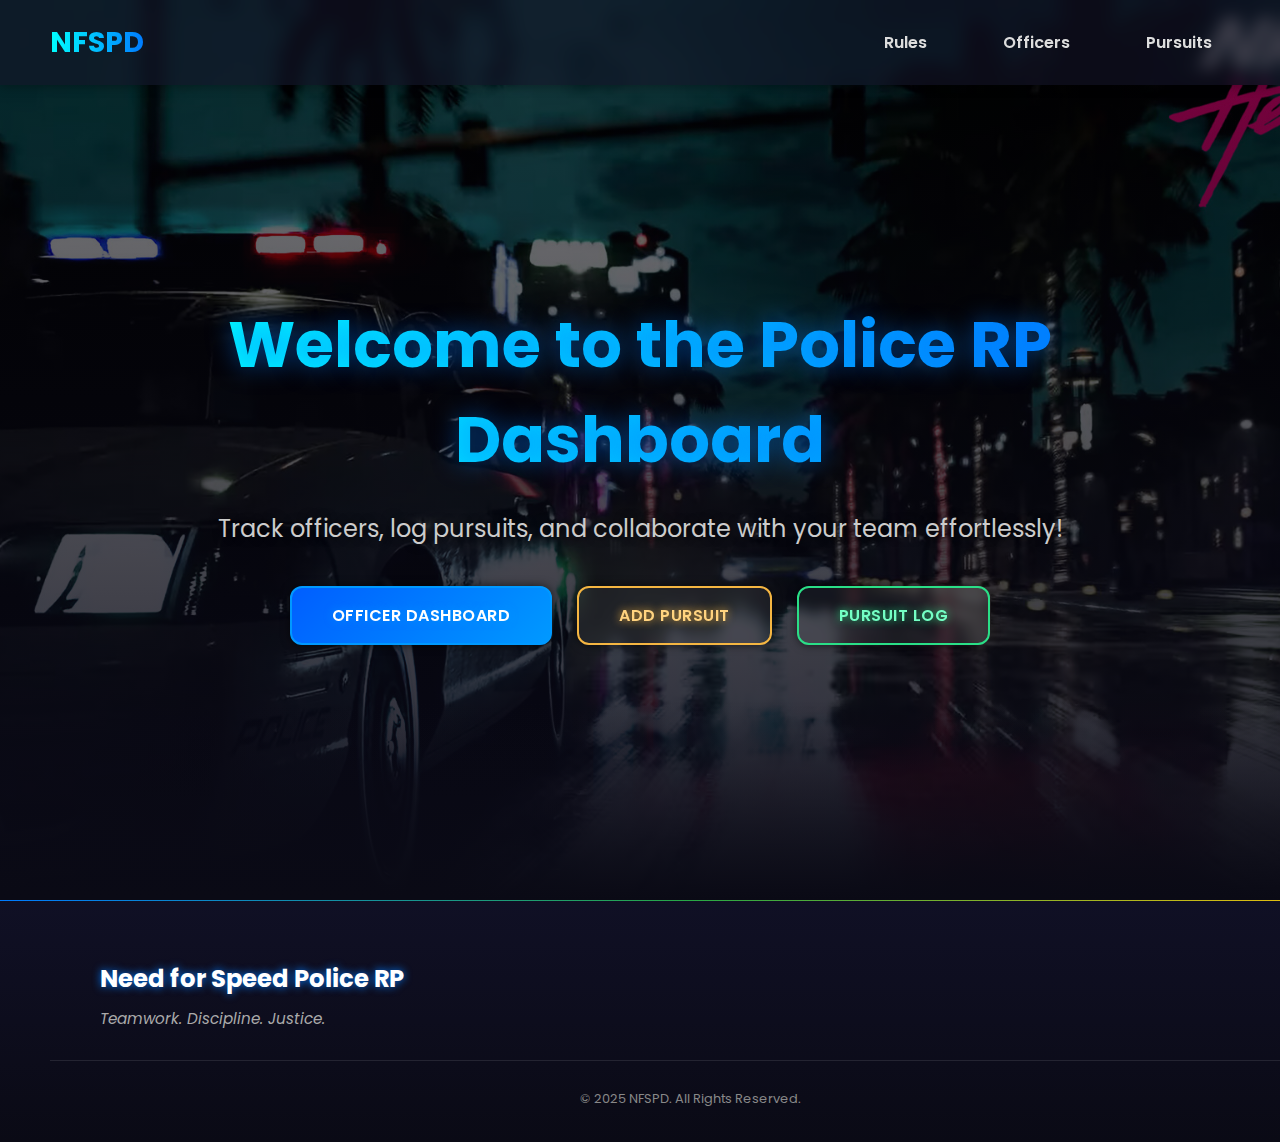
<file: index.html>
<!DOCTYPE html>
<html lang="en">

<head>
  <meta charset="UTF-8">
  <meta name="viewport" content="width=device-width, initial-scale=1.0">
  <title>NFSPD</title>
  <link rel="icon" type="image/x-icon" href="/resources/SiteLogo.png">
  <link rel="stylesheet" href="styles.css">
</head>

<body>

  <!-- Header -->
  <header class="header">
    <div class="nav-container">
      <div class="logo">NFSPD</div>
      <nav>
        <a href="rules.html">Rules</a>

        <div class="dropdown">
          <a href="#" class="dropbtn">Officers</a>
          <div class="dropdown-content">
            <a href="officers.html">Dashboard</a>
            <a href="promotion.html">Promotions</a>
          </div>
        </div>

        <div class="dropdown">
          <a href="#" class="dropbtn">Pursuits</a>
          <div class="dropdown-content">
            <a href="pursuits.html">Pursuit Log</a>
            <a href="add_pursuits.html">Add Pursuit</a>
          </div>
        </div>
      </nav>
    </div>

    <!-- Hero Section -->
    <div class="hero-content">
      <h1>Welcome to the Police RP Dashboard</h1>
      <p>Track officers, log pursuits, and collaborate with your team effortlessly!</p>
      <div class="hero-buttons">
        <a href="officers.html" class="button blue">Officer Dashboard</a>
        <a href="add_pursuits.html" class="button yellow">Add Pursuit</a>
        <a href="pursuits.html" class="button green">Pursuit Log</a>
      </div>
    </div>
  </header>

  <!-- Footer -->
  <footer class="site-footer">
    <div class="footer-content">
      <div class="footer-left">
        <h2>Need for Speed Police RP</h2>
        <p>Teamwork. Discipline. Justice.</p>
      </div>


    </div>

    <div class="footer-bottom">
      <p>© 2025 NFSPD. All Rights Reserved.</p>
    </div>
  </footer>

  <script src="scripts.js"></script>
</body>

</html>
</file>
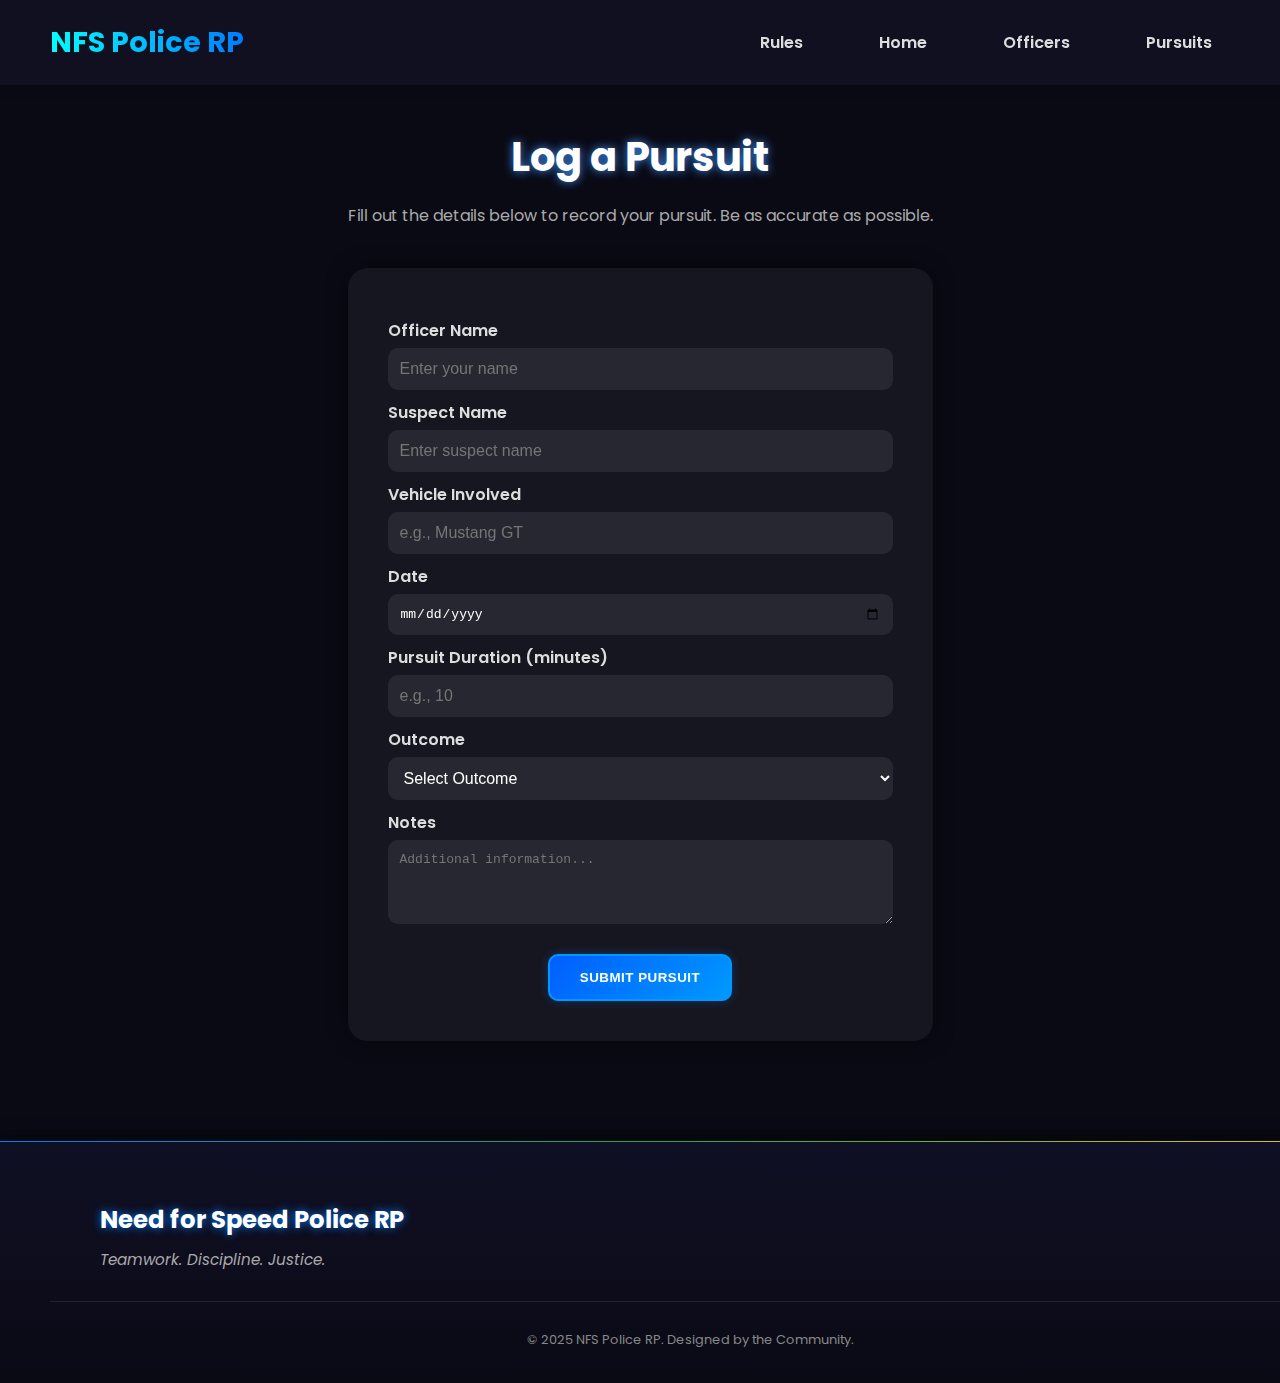
<file: add_pursuits.html>
<!DOCTYPE html>
<html lang="en">
<head>
  <meta charset="UTF-8" />
  <meta name="viewport" content="width=device-width, initial-scale=1.0" />
  <title>Add Pursuit | NFS Police RP</title>
  <link rel="icon" type="image/x-icon" href="/resources/SiteLogo.png">
  <link rel="stylesheet" href="styles.css" />
</head>
<body>
  <header class="page-header">
    <div class="nav-container">
      <div class="logo">NFS Police RP</div>
      <nav>
        <a href="rules.html">Rules</a>
        <a href="index.html">Home</a>
        <a href="officers.html">Officers</a>
        <a href="pursuits.html">Pursuits</a>
      </nav>
    </div>
    <div class="header-overlay"></div>
  </header>

  <main class="form-section">
    <h1>Log a Pursuit</h1>
    <p>Fill out the details below to record your pursuit. Be as accurate as possible.</p>

    <form id="pursuitForm" class="pursuit-form">
      <label>Officer Name</label>
      <input type="text" name="officer" placeholder="Enter your name" required>

      <label>Suspect Name</label>
      <input type="text" name="suspect" placeholder="Enter suspect name" required>

      <label>Vehicle Involved</label>
      <input type="text" name="vehicle" placeholder="e.g., Mustang GT" required>

      <label>Date</label>
      <input type="date" name="date" required>

      <label>Pursuit Duration (minutes)</label>
      <input type="number" name="duration" min="1" placeholder="e.g., 10" required>

      <label>Outcome</label>
      <select name="outcome" required class="fancy-select">
        <option value="">Select Outcome</option>
        <option value="Arrested">Arrested</option>
        <option value="Escaped">Escaped</option>
        <option value="Terminated">Terminated</option>
      </select>

      <label>Notes</label>
      <textarea name="notes" rows="4" placeholder="Additional information..."></textarea>

      <button type="submit" class="button blue">Submit Pursuit</button>
    </form>
  </main>

  <footer class="site-footer">
    <div class="footer-content">
      <div class="footer-left">
        <h2>Need for Speed Police RP</h2>
        <p>Teamwork. Discipline. Justice.</p>
      </div>
    </div>
    <div class="footer-bottom">
      <p>© 2025 NFS Police RP. Designed by the Community.</p>
    </div>
  </footer>

  <script src="scripts.js"></script>
</body>
</html>
</file>
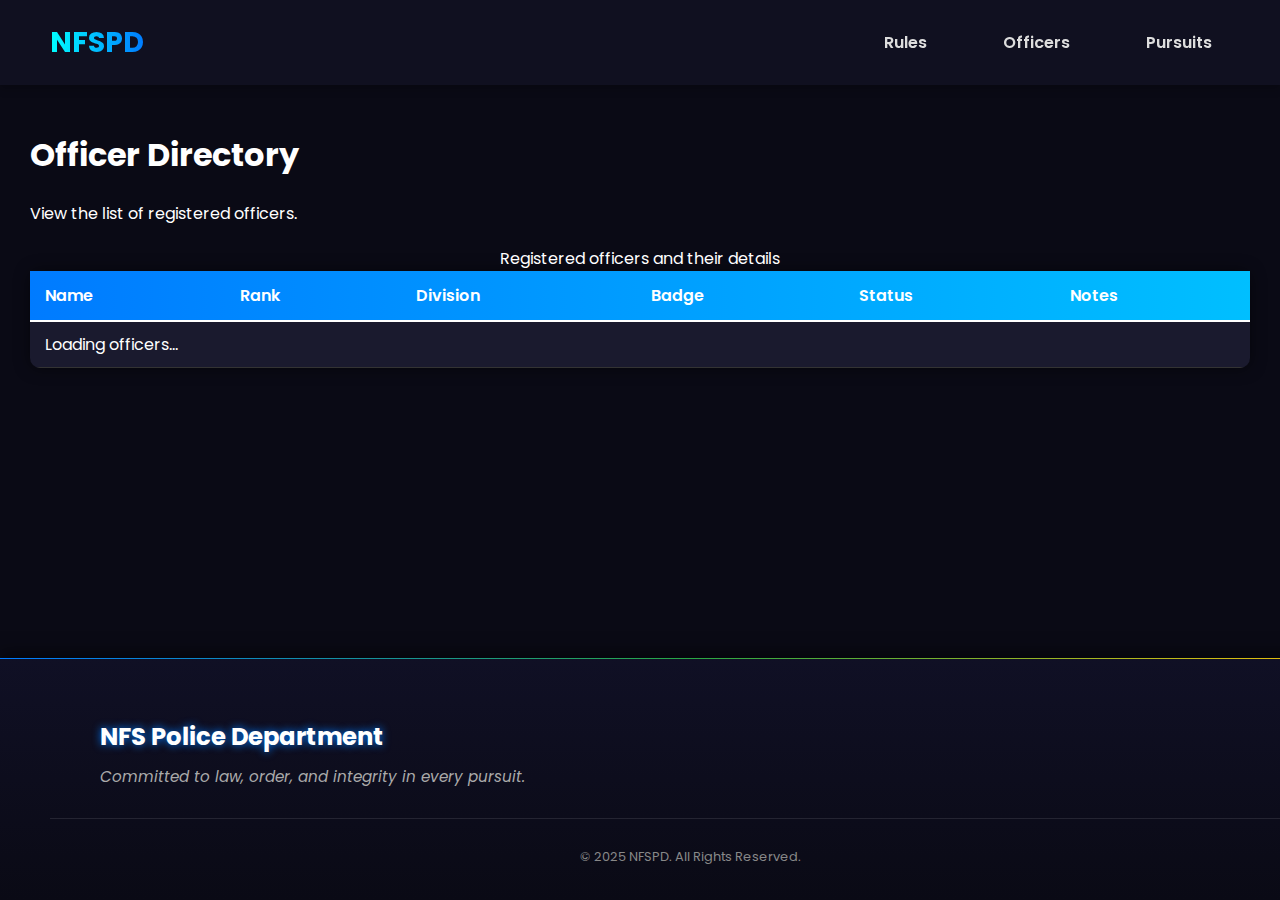
<file: officers.html>
<!DOCTYPE html>
<html lang="en">

<head>
  <meta charset="utf-8" />
  <meta name="viewport" content="width=device-width,initial-scale=1" />
  <title>Officer Directory | NFSPD</title>
  <link rel="icon" type="image/x-icon" href="/resources/SiteLogo.png">
  <link rel="stylesheet" href="styles.css" />
</head>

<body>
  <header class="page-header">
    <div class="nav-container">
      <div class="logo">NFSPD</div>
      <nav>
        <a href="rules.html">Rules</a>

        <div class="dropdown">
          <a href="#" class="dropbtn">Officers</a>
          <div class="dropdown-content">
            <a href="officers.html">Dashboard</a>
            <a href="promotion.html">Promotions</a>
          </div>
        </div>

        <div class="dropdown">
          <a href="#" class="dropbtn">Pursuits</a>
          <div class="dropdown-content">
            <a href="pursuits.html">Pursuit Log</a>
            <a href="add_pursuits.html">Add Pursuit</a>
          </div>
        </div>
      </nav>
    </div>
  </header>

  <main class="officers-section">
    <div class="panel">
      <h1>Officer Directory</h1>
      <p class="lead">View the list of registered officers.</p>

      <div class="table-wrap">
        <table id="officerTable" class="styled-table" aria-describedby="officers-desc">
          <caption id="officers-desc" class="visually-hidden">Registered officers and their details</caption>
          <thead>
            <tr>
              <th>Name</th>
              <th>Rank</th>
              <th>Division</th>
              <th>Badge</th>
              <th>Status</th>
              <th>Notes</th>
            </tr>
          </thead>
          <tbody>
            <tr class="loading-row">
              <td colspan="6" class="loading-cell">Loading officers…</td>
            </tr>
          </tbody>
        </table>
      </div>
    </div>
  </main>

  <footer class="site-footer">
    <div class="footer-content">
      <div class="footer-left">
        <h2>NFS Police Department</h2>
        <p>Committed to law, order, and integrity in every pursuit.</p>
      </div>
    </div>
    <div class="footer-bottom">
      <p>© 2025 NFSPD. All Rights Reserved.</p>
    </div>
  </footer>

  <script src="scripts.js"></script>
</body>

</html>
</file>
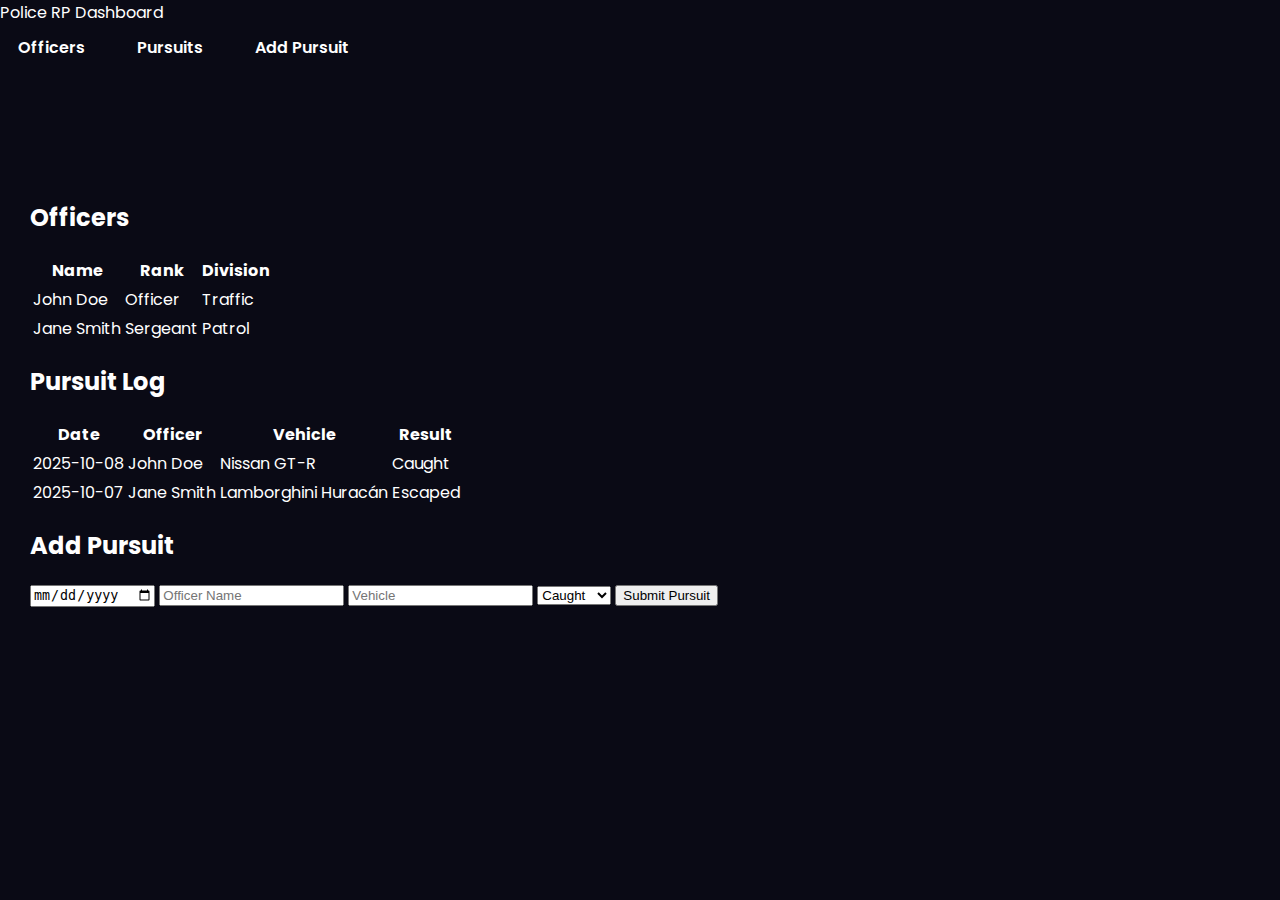
<file: progress.html>
<!DOCTYPE html>
<html lang="en">

<head>
  <meta charset="UTF-8">
  <meta name="viewport" content="width=device-width, initial-scale=1.0">
  <title>Police RP Dashboard</title>
  <link rel="icon" type="image/x-icon" href="/resources/SiteLogo.png">
  <link rel="stylesheet" href="styles.css">
</head>

<body>

  <header>
    Police RP Dashboard
    <nav>
      <a href="#officers">Officers</a>
      <a href="#pursuits">Pursuits</a>
      <a href="#add-pursuit">Add Pursuit</a>
    </nav>
  </header>

  <main>

    <!-- Officers Section -->
    <section id="officers">
      <h2>Officers</h2>
      <table>
        <thead>
          <tr>
            <th>Name</th>
            <th>Rank</th>
            <th>Division</th>
          </tr>
        </thead>
        <tbody id="officer-list">
          <!-- Example data -->
          <tr>
            <td>John Doe</td>
            <td><span class="badge Officer">Officer</span></td>
            <td>Traffic</td>
          </tr>
          <tr>
            <td>Jane Smith</td>
            <td><span class="badge Sergeant">Sergeant</span></td>
            <td>Patrol</td>
          </tr>
        </tbody>
      </table>
    </section>

    <!-- Pursuits Section -->
    <section id="pursuits">
      <h2>Pursuit Log</h2>
      <table>
        <thead>
          <tr>
            <th>Date</th>
            <th>Officer</th>
            <th>Vehicle</th>
            <th>Result</th>
          </tr>
        </thead>
        <tbody id="pursuit-list">
          <!-- Example data -->
          <tr>
            <td>2025-10-08</td>
            <td>John Doe</td>
            <td>Nissan GT-R</td>
            <td>Caught</td>
          </tr>
          <tr>
            <td>2025-10-07</td>
            <td>Jane Smith</td>
            <td>Lamborghini Huracán</td>
            <td>Escaped</td>
          </tr>
        </tbody>
      </table>
    </section>

    <!-- Add Pursuit Form -->
    <section id="add-pursuit">
      <h2>Add Pursuit</h2>
      <form>
        <input type="date" name="date" required>
        <input type="text" name="officer" placeholder="Officer Name" required>
        <input type="text" name="vehicle" placeholder="Vehicle" required>
        <select name="result" required>
          <option value="Caught">Caught</option>
          <option value="Escaped">Escaped</option>
        </select>
        <button type="submit">Submit Pursuit</button>
      </form>
    </section>

  </main>

</body>

</html>
</file>
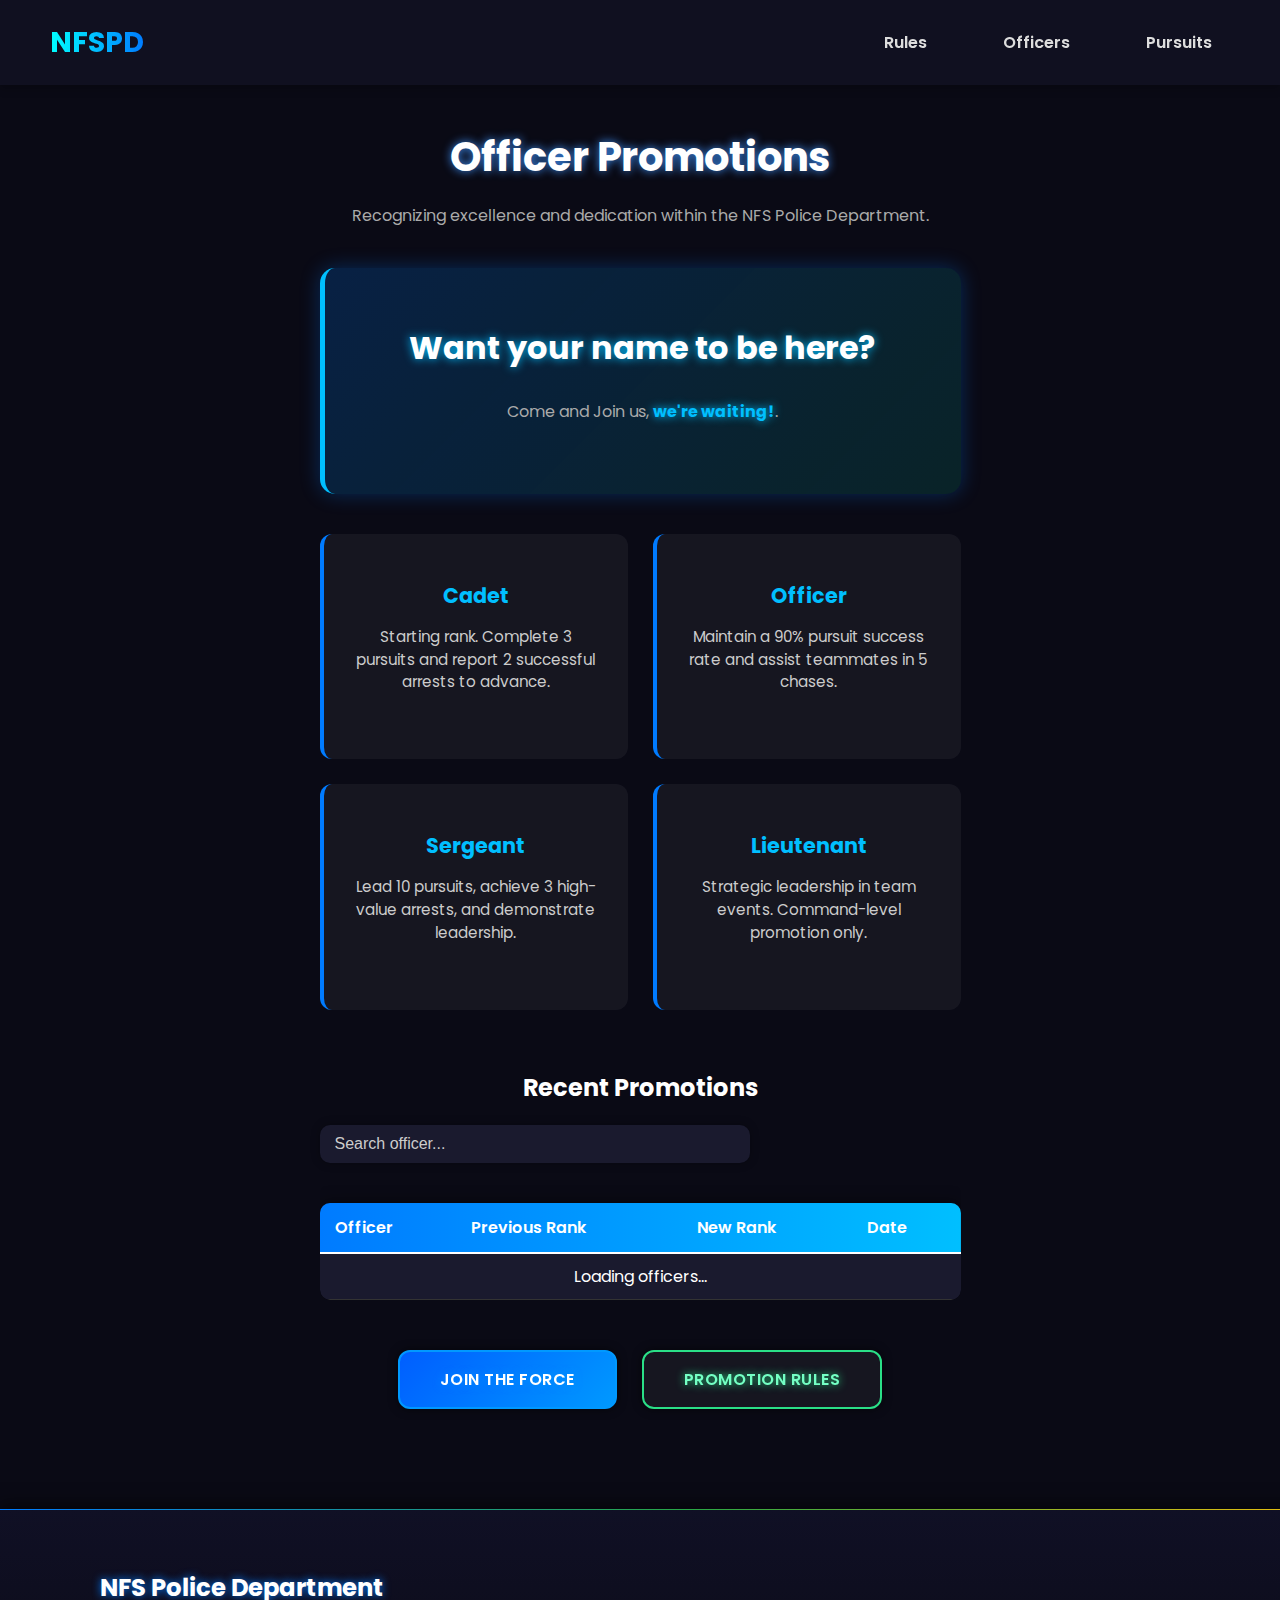
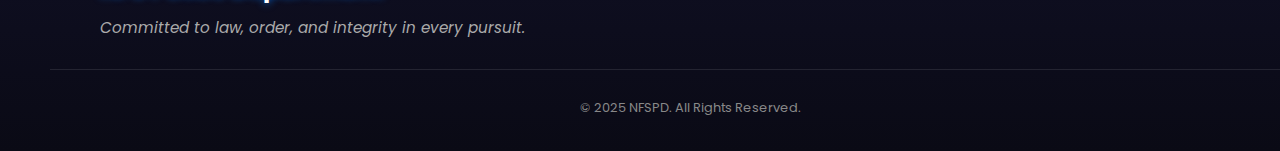
<file: promotion.html>
<!DOCTYPE html>
<html lang="en">

<head>
  <meta charset="utf-8" />
  <meta name="viewport" content="width=device-width,initial-scale=1" />
  <title>Officer Directory | NFSPD</title>
  <link rel="icon" type="image/x-icon" href="/resources/SiteLogo.png">
  <link rel="stylesheet" href="styles.css" />
</head>

<body>
  <header class="page-header">
    <div class="nav-container">
      <div class="logo">NFSPD</div>
      <nav>
        <a href="rules.html">Rules</a>

        <div class="dropdown">
          <a href="#" class="dropbtn">Officers</a>
          <div class="dropdown-content">
            <a href="officers.html">Dashboard</a>
            <a href="promotion.html">Promotions</a>
          </div>
        </div>

        <div class="dropdown">
          <a href="#" class="dropbtn">Pursuits</a>
          <div class="dropdown-content">
            <a href="pursuits.html">Pursuit Log</a>
            <a href="add_pursuits.html">Add Pursuit</a>
          </div>
        </div>
      </nav>
    </div>
  </header>

<main class="form-section">
  <h1>Officer Promotions</h1>
  <p>Recognizing excellence and dedication within the NFS Police Department.</p>

  <div class="promotion-banner">
    <h2>Want your name to be here?</h2>
    <p>Come and Join us, <span class="rank-highlight">we're waiting!</span>.</p>
  </div>

  <div class="rank-grid">
    <div class="rank-card">
      <h3>Cadet</h3>
      <p>Starting rank. Complete 3 pursuits and report 2 successful arrests to advance.</p>
    </div>

    <div class="rank-card">
      <h3>Officer</h3>
      <p>Maintain a 90% pursuit success rate and assist teammates in 5 chases.</p>
    </div>

    <div class="rank-card">
      <h3>Sergeant</h3>
      <p>Lead 10 pursuits, achieve 3 high-value arrests, and demonstrate leadership.</p>
    </div>

    <div class="rank-card">
      <h3>Lieutenant</h3>
      <p>Strategic leadership in team events. Command-level promotion only.</p>
    </div>
  </div>

  <h2 style="margin-top:60px;">Recent Promotions</h2>
  <input type="text"  class="search-box" placeholder="Search officer...">

  <div class="table-container">
    <table id="officerTable">
      <thead>
        <tr>
          <th>Officer</th>
          <th>Previous Rank</th>
          <th>New Rank</th>
          <th>Date</th>
        </tr>
      </thead>
      <tbody>
            <tr class="loading-row">
              <td colspan="6" class="loading-cell">Loading officers…</td>
            </tr>
          </tbody>
    </table>
  </div>

  <div class="hero-buttons" style="margin-top:50px;">
    <a href="http://discord.com/" class="button blue">Join the Force</a>
    <a href="/rules" class="button green">Promotion Rules</a>
  </div>
</main>

<footer class="site-footer">
    <div class="footer-content">
      <div class="footer-left">
        <h2>NFS Police Department</h2>
        <p>Committed to law, order, and integrity in every pursuit.</p>
      </div>
    </div>
    <div class="footer-bottom">
      <p>© 2025 NFSPD. All Rights Reserved.</p>
    </div>
  </footer>

  <script src="scripts.js"></script>
</body>

</html>
</file>
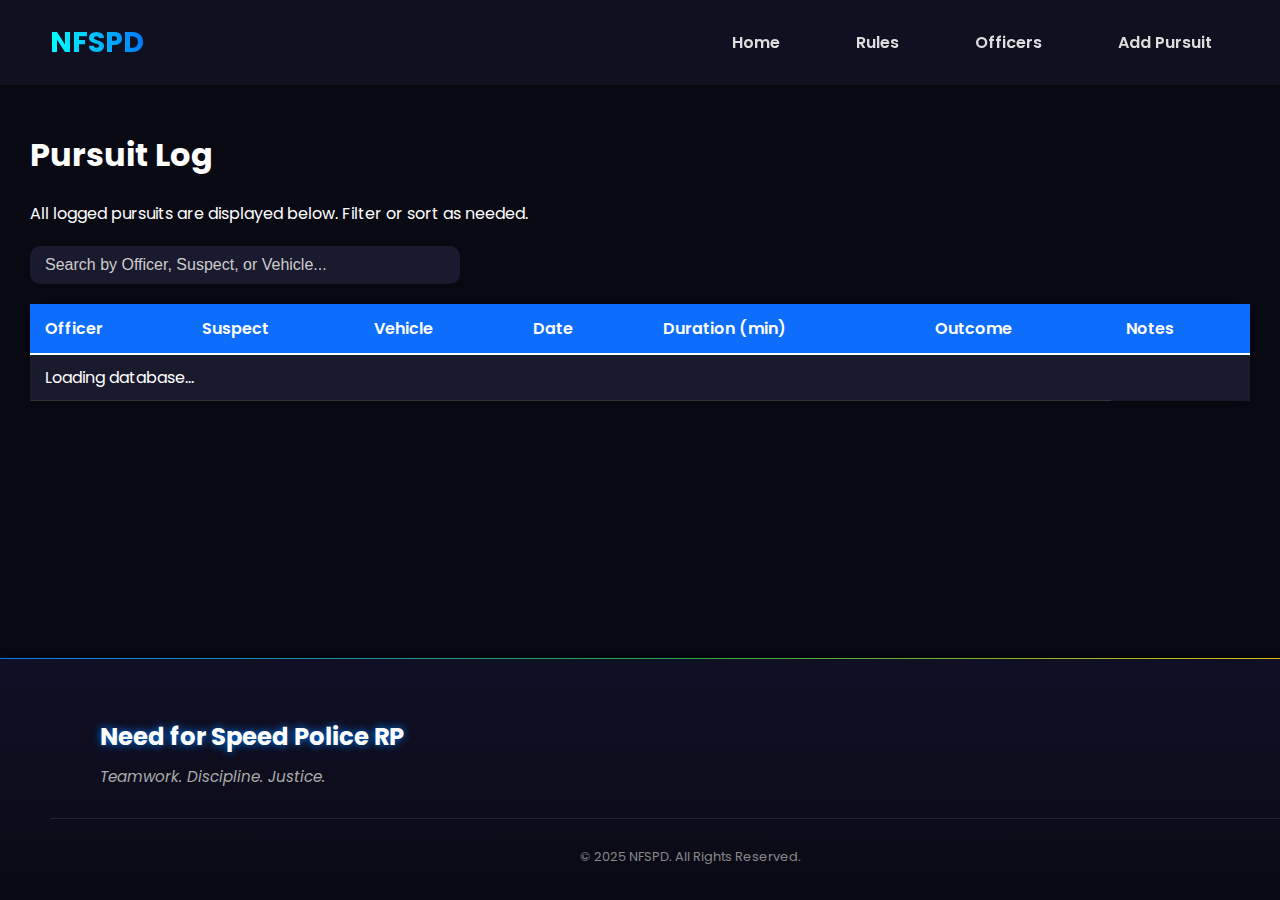
<file: pursuits.html>
<!DOCTYPE html>
<html lang="en">

<head>
  <meta charset="UTF-8">
  <meta name="viewport" content="width=device-width, initial-scale=1.0">
  <title>Pursuit Log | NFSPD</title>
  <link rel="icon" type="image/x-icon" href="/resources/SiteLogo.png">
  <link rel="stylesheet" href="styles.css">
</head>

<body>
  <header class="page-header">
    <div class="nav-container">
      <div class="logo">NFSPD</div>
      <nav>
        <a href="index.html">Home</a>
        <a href="rules.html">Rules</a>
        <a href="officers.html">Officers</a>
        <a href="add_pursuits.html">Add Pursuit</a>
      </nav>
    </div>
    <div class="header-overlay"></div>
  </header>

  <main class="pursuits-section">
    <h1>Pursuit Log</h1>
    <p>All logged pursuits are displayed below. Filter or sort as needed.</p>

    <input type="text" id="searchInput" placeholder="Search by Officer, Suspect, or Vehicle..." class="search-box">

    <table id="pursuitTable">
      <thead>
        <tr>
          <th>Officer</th>
          <th>Suspect</th>
          <th>Vehicle</th>
          <th>Date</th>
          <th>Duration (min)</th>
          <th>Outcome</th>
          <th>Notes</th>
        </tr>
      </thead>
      <tbody>
        <tr class="loading-row">
          <td colspan="6" class="loading-cell">Loading database...</td>
        </tr>
      </tbody>
    </table>
  </main>

  <footer class="site-footer">
    <div class="footer-content">
      <div class="footer-left">
        <h2>Need for Speed Police RP</h2>
        <p>Teamwork. Discipline. Justice.</p>
      </div>
    </div>
    <div class="footer-bottom">
      <p>© 2025 NFSPD. All Rights Reserved.</p>
    </div>
  </footer>

  <script src="scripts.js"></script>
</body>

</html>
</file>
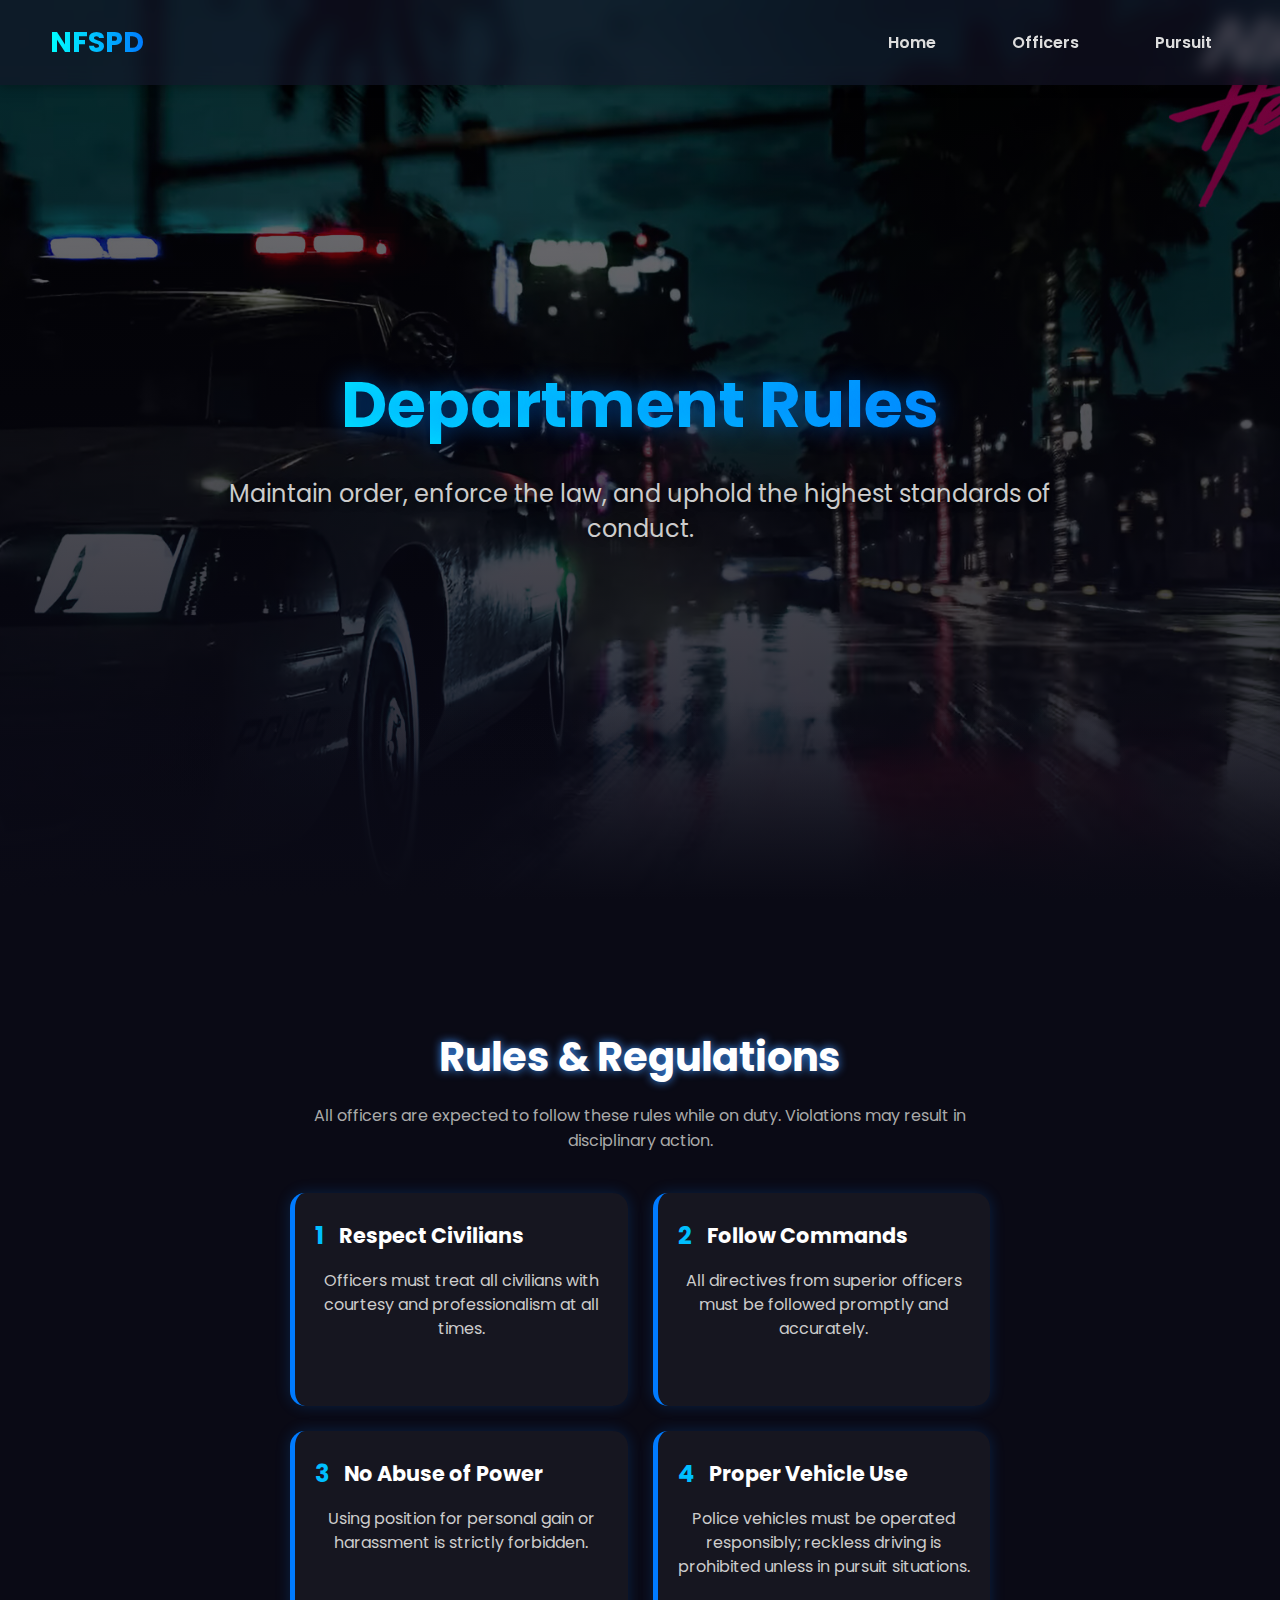
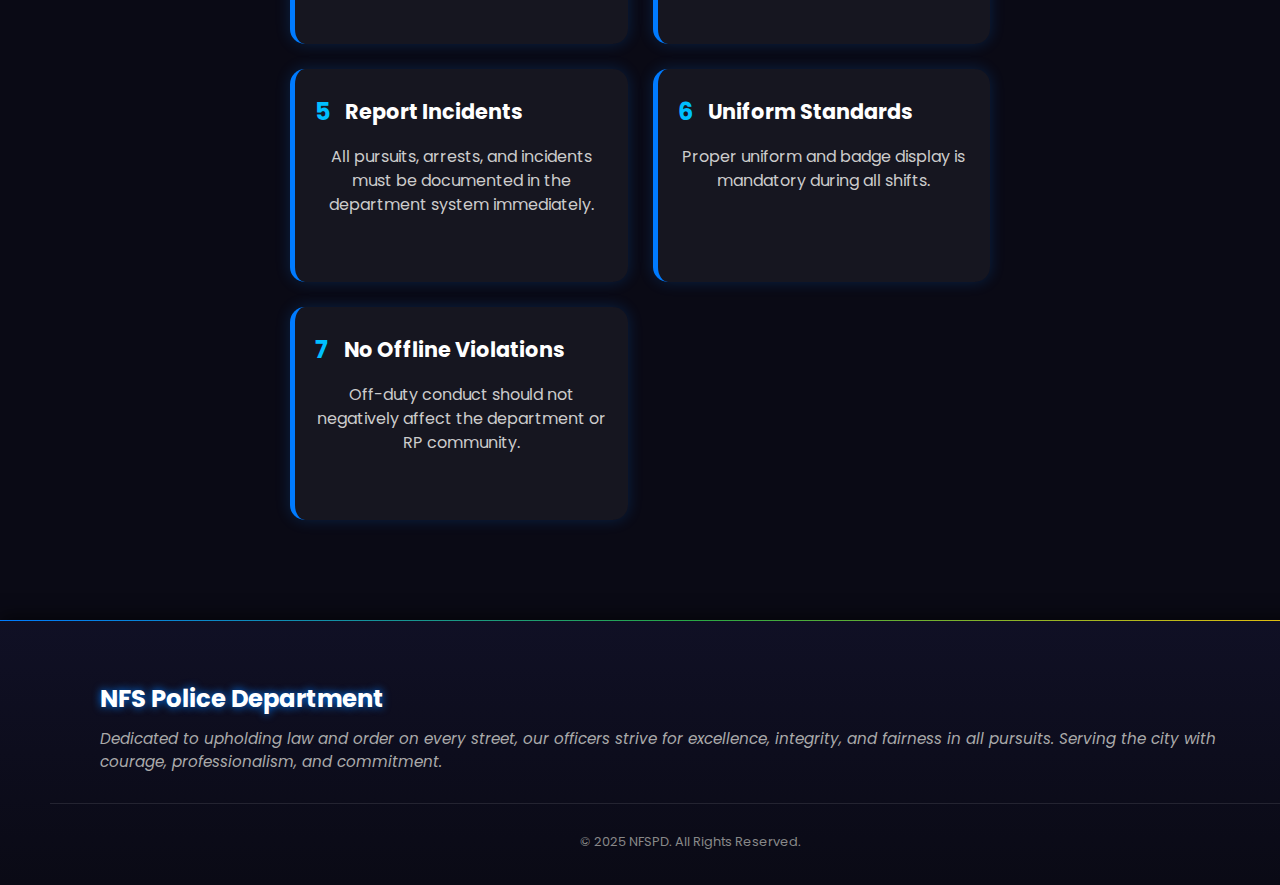
<file: rules.html>
<!DOCTYPE html>
<html lang="en">

<head>
    <meta charset="UTF-8">
    <meta name="viewport" content="width=device-width, initial-scale=1.0">
    <title>NFSPD | Rules</title>
    <link rel="icon" type="image/x-icon" href="/resources/SiteLogo.png">
    <link rel="stylesheet" href="styles.css">
</head>

<body>

    <!-- Navigation -->
    <div class="nav-container">
        <div class="logo">NFSPD</div>
        <nav>
            <a href="index.html">Home</a>
            <a href="officers.html">Officers</a>
            <a href="pursuits.html">Pursuit</a>
        </nav>
    </div>

    <!-- Header / Hero Section -->
    <section class="header">
        <div class="hero-content">
            <h1>Department Rules</h1>
            <p>Maintain order, enforce the law, and uphold the highest standards of conduct.</p>
        </div>
    </section>

    <!-- Rules Section -->
    <section class="form-section">
        <h1>Rules & Regulations</h1>
        <p>All officers are expected to follow these rules while on duty. Violations may result in disciplinary action.
        </p>

        <div class="rules-grid">
            <div class="rule-card">
                <div class="rule-header">
                    <span class="rule-number">1</span>
                    <h3>Respect Civilians</h3>
                </div>
                <p>Officers must treat all civilians with courtesy and professionalism at all times.</p>
            </div>

            <div class="rule-card">
                <div class="rule-header">
                    <span class="rule-number">2</span>
                    <h3>Follow Commands</h3>
                </div>
                <p>All directives from superior officers must be followed promptly and accurately.</p>
            </div>

            <div class="rule-card">
                <div class="rule-header">
                    <span class="rule-number">3</span>
                    <h3>No Abuse of Power</h3>
                </div>
                <p>Using position for personal gain or harassment is strictly forbidden.</p>
            </div>

            <div class="rule-card">
                <div class="rule-header">
                    <span class="rule-number">4</span>
                    <h3>Proper Vehicle Use</h3>
                </div>
                <p>Police vehicles must be operated responsibly; reckless driving is prohibited unless in pursuit
                    situations.</p>
            </div>

            <div class="rule-card">
                <div class="rule-header">
                    <span class="rule-number">5</span>
                    <h3>Report Incidents</h3>
                </div>
                <p>All pursuits, arrests, and incidents must be documented in the department system immediately.</p>
            </div>

            <div class="rule-card">
                <div class="rule-header">
                    <span class="rule-number">6</span>
                    <h3>Uniform Standards</h3>
                </div>
                <p>Proper uniform and badge display is mandatory during all shifts.</p>
            </div>

            <div class="rule-card">
                <div class="rule-header">
                    <span class="rule-number">7</span>
                    <h3>No Offline Violations</h3>
                </div>
                <p>Off-duty conduct should not negatively affect the department or RP community.</p>
            </div>
        </div>
    </section>

    <!-- Footer -->
    <footer class="site-footer">
        <div class="footer-content">
            <div class="footer-left">
                <h2>NFS Police Department</h2>
                <p>Dedicated to upholding law and order on every street, our officers strive for excellence, integrity,
                    and fairness in all pursuits. Serving the city with courage, professionalism, and commitment.</p>
            </div>
        </div>
        <div class="footer-bottom">
            <p>© 2025 NFSPD. All Rights Reserved.</p>
        </div>
    </footer>

</body>

</html>
</file>
<file: styles.css>
@import url('https://fonts.googleapis.com/css2?family=Poppins:wght@400;600;700&display=swap');

body {
  display: flex;
  font-family: 'Poppins', sans-serif;
  margin: 0;
  background: #0a0a15;
  color: #fff;
  overflow-x: hidden;
  flex-direction: column;
  min-height: 100vh;
}

/* Header */
.header {
  position: relative;
  height: 100vh;
  background: url('/resources/background.jpg') center/cover no-repeat;
  display: flex;
  flex-direction: column;
  justify-content: center;
  align-items: center;
  text-align: center;
}

main {
  margin-top: 80px;
  padding: 30px;
  flex: 1;
}

.header::before {
  content: '';
  position: absolute;
  top: 0;
  left: 0;
  right: 0;
  bottom: 0;
  background: linear-gradient(to bottom, rgba(0, 0, 0, 0.5), rgba(10, 10, 25, 0.9));
  z-index: 1;
}

.header::after {
  content: '';
  position: absolute;
  bottom: 0;
  left: 0;
  width: 100%;
  height: 200px;
  background: linear-gradient(to bottom, transparent, #0a0a15);
  z-index: 1;
}

.nav-container {
  position: absolute;
  top: 0;
  width: 100%;
  padding: 20px 50px;
  /* controls left/right space */
  display: flex;
  justify-content: space-between;
  align-items: center;
  background: rgba(20, 20, 40, 0.6);
  backdrop-filter: blur(8px);
  box-shadow: 0 2px 10px rgba(0, 0, 0, 0.3);
  box-sizing: border-box;
  /* includes padding in width calculation */
  z-index: 2;
}

.nav-container .logo {
  font-weight: 700;
  font-size: 1.8em;
  color: #fff;
  background: linear-gradient(90deg, #00ffff, #007bff);
  -webkit-background-clip: text;
  -webkit-text-fill-color: transparent;
  animation: gradientShift 6s ease infinite;
}

@keyframes gradientShift {
  0% {
    background-position: 0%;
  }

  100% {
    background-position: 100%;
  }
}

.nav-container nav {
  display: flex;
  gap: 15px;
}

.nav-container nav a {
  color: #ddd;
  text-decoration: none;
  margin-left: 25px;
  font-weight: 600;
  transition: color 0.3s;
}

.nav-container nav a:hover {
  color: #00bfff;
}

.hero-content {
  position: relative;
  z-index: 2;
  max-width: 900px;
  padding: 0 20px;
}

.hero-content h1 {
  font-size: 4em;
  margin-bottom: 15px;
  background: linear-gradient(90deg, #00ffff, #007bff);
  -webkit-background-clip: text;
  -webkit-text-fill-color: transparent;
  text-shadow: 0 0 25px rgba(0, 123, 255, 0.5);
}

.hero-content p {
  font-size: 1.5em;
  color: #ccc;
  margin-bottom: 40px;
  text-shadow: 0 0 10px rgba(0, 0, 0, 0.7);
}

.button {
  display: inline-block;
  padding: 14px 30px;
  border-radius: 10px;
  text-decoration: none;
  font-weight: 600;
  color: #fff;
  background: rgba(0, 123, 255, 0.15);
  border: 2px solid #007bff;
  text-transform: uppercase;
  letter-spacing: 0.5px;
  transition: all 0.25s ease;
  cursor: pointer;
  box-shadow: 0 0 10px rgba(0, 123, 255, 0.3);
}

/* Hero Buttons */
.hero-buttons {
  display: flex;
  flex-wrap: wrap;
  justify-content: center;
  gap: 25px;
}

.hero-buttons .button {
  padding: 15px 40px;
  border-radius: 12px;
  text-decoration: none;
  font-weight: 600;
  color: #fff;
  border: 2px solid transparent;
  background: rgba(255, 255, 255, 0.05);
  backdrop-filter: blur(6px);
  box-shadow: 0 0 10px rgba(0, 0, 0, 0.6);
  transition: all 0.3s ease;
  position: relative;
  overflow: hidden;
}

.hero-buttons .button:hover {
  transform: translateY(-4px);
  box-shadow: 0 0 20px currentColor, 0 0 40px rgba(255, 255, 255, 0.1);
}

.button.blue {
  background: linear-gradient(135deg, #005eff, #0099ff);
  border-color: #0099ff;
  text-shadow: 0 0 8px rgba(0, 153, 255, 0.8);
}

/* Hover */
.button.blue:hover {
  background: linear-gradient(135deg, #007bff, #33a3ff);
  box-shadow: 0 0 25px rgba(0, 153, 255, 0.6), 0 0 6px rgba(0, 153, 255, 0.4);
  transform: translateY(-2px);
}

/* Active (pressed) */
.button.blue:active {
  transform: translateY(0);
  box-shadow: 0 0 10px rgba(0, 153, 255, 0.5);
  background: linear-gradient(135deg, #0045aa, #007bff);
}

/* Focus (keyboard/tab highlight) */
.button.blue:focus {
  outline: none;
  box-shadow: 0 0 0 3px rgba(0, 153, 255, 0.5);
}

.button.green {
  border-color: #2adf87;
  color: #74ffc4;
  text-shadow: 0 0 8px #2adf87;
}

.button.yellow {
  border-color: #f5b642;
  color: #ffd37f;
  text-shadow: 0 0 8px #f5b642;
}

.hero-buttons .button::after {
  content: '';
  position: absolute;
  top: 0;
  left: 0;
  right: 0;
  bottom: 0;
  background: currentColor;
  opacity: 0;
  transition: opacity 0.3s;
  z-index: -1;
  border-radius: 12px;
}

.hero-buttons .button:hover::after {
  opacity: 0.1;
}

/* Responsive */
@media (max-width: 768px) {
  .hero-content h1 {
    font-size: 2.8em;
  }

  .hero-content p {
    font-size: 1.2em;
  }
}

.site-footer {
  background: linear-gradient(to top, #0a0a15, #101025);
  color: #ccc;
  padding: 40px 50px 20px;
  font-size: 0.95em;
  position: relative;
  overflow: hidden;
  box-shadow: 0 -5px 15px rgba(0, 0, 0, 0.5);
  flex-shrink: 0;
  width: 100%;
}

.site-footer::before {
  content: '';
  position: absolute;
  top: -2px;
  left: 0;
  width: 100%;
  height: 3px;
  background: linear-gradient(90deg, #007bff, #28a745, #ffc107);
  animation: glowline 6s linear infinite;
}

@keyframes glowline {
  0% {
    filter: hue-rotate(0deg);
  }

  100% {
    filter: hue-rotate(360deg);
  }
}

.footer-content {
  display: flex;
  justify-content: space-between;
  align-items: flex-start;
  flex-wrap: wrap;
  padding: 0 50px;
  /* space from left/right edges */
  gap: 20px;
  box-sizing: border-box;
  /* ensures padding is included in width */
}

.footer-left h2 {
  color: #fff;
  font-size: 1.6em;
  margin-bottom: 10px;
  text-shadow: 0 0 8px #007bff;
}

.footer-left p {
  margin: 0;
  color: #aaa;
  font-style: italic;
}

.footer-links {
  display: flex;
  justify-content: center;
  gap: 30px;
  margin-top: 20px;
}

.footer-links a {
  display: inline-block;
  margin-left: 20px;
  color: #ccc;
  text-decoration: none;
  transition: color 0.3s, text-shadow 0.3s;
}

.footer-links a:hover {
  color: #fff;
  text-shadow: 0 0 10px #007bff;
}

.footer-bottom {
  text-align: center;
  margin-top: 30px;
  border-top: 1px solid rgba(255, 255, 255, 0.1);
  padding-top: 15px;
  color: #888;
  font-size: 0.85em;
}

.form-section {
  padding: 100px 20px;
  max-width: 700px;
  margin: 0 auto;
  text-align: center;
}

.form-section h1 {
  font-size: 2.5em;
  margin-bottom: 10px;
  text-shadow: 0 0 10px #3c8df2;
}

.form-section p {
  color: #aaa;
  margin-bottom: 40px;
}

.pursuit-form {
  display: flex;
  flex-direction: column;
  background: rgba(255, 255, 255, 0.05);
  padding: 40px;
  border-radius: 20px;
  backdrop-filter: blur(8px);
  box-shadow: 0 0 20px rgba(0, 0, 0, 0.5);
}

.pursuit-form label {
  text-align: left;
  margin: 10px 0 5px;
  font-weight: 600;
  color: #ddd;
}

.pursuit-form input,
.pursuit-form select,
.pursuit-form textarea {
  padding: 12px;
  border: none;
  border-radius: 10px;
  background: rgba(255, 255, 255, 0.08);
  color: #fff;
  font-size: 1em;
  outline: none;
  transition: background 0.3s;
}

.pursuit-form input:focus,
.pursuit-form select:focus,
.pursuit-form textarea:focus {
  background: rgba(255, 255, 255, 0.12);
}

.pursuit-form button {
  margin-top: 30px;
  align-self: center;
}

#pursuitTable {
  width: 100%;
  border-collapse: collapse;
  margin-top: 20px;
  font-family: 'Poppins', sans-serif;
  color: #fff;
  background: #1a1a2e;
  box-shadow: 0 0 15px rgba(0, 0, 0, 0.5);
}

#pursuitTable thead {
  background: #0d6efd;
}

#pursuitTable thead th {
  padding: 12px 15px;
  text-align: left;
  font-weight: 600;
  border-bottom: 2px solid #fff;
}

#pursuitTable tbody td {
  padding: 10px 15px;
  border-bottom: 1px solid #333;
}

#pursuitTable tbody tr:nth-child(even) {
  background: rgba(255, 255, 255, 0.05);
}

#pursuitTable tbody tr:hover {
  background: rgba(0, 123, 255, 0.2);
}

.search-box {
  display: block;
  width: 100%;
  max-width: 400px;
  padding: 10px 15px;
  margin: 20px 0;
  border-radius: 10px;
  border: none;
  outline: none;
  font-size: 1em;
  background: #1a1a2e;
  color: #fff;
  box-shadow: 0 0 10px rgba(0, 0, 0, 0.3);
}

.search-box::placeholder {
  color: #ccc;
}

#officerTable {
  width: 100%;
  border-collapse: collapse;
  margin-top: 20px;
  font-family: 'Poppins', sans-serif;
  color: #fff;
  background: #1a1a2e;
  box-shadow: 0 0 15px rgba(0, 0, 0, 0.5);
  border-radius: 10px;
  overflow: hidden;
}

#officerTable thead {
  background: linear-gradient(90deg, #007bff, #00bfff);
}

#officerTable thead th {
  padding: 12px 15px;
  text-align: left;
  font-weight: 600;
  border-bottom: 2px solid #fff;
}

#officerTable tbody td {
  padding: 10px 15px;
  border-bottom: 1px solid #333;
}

#officerTable tbody tr:nth-child(even) {
  background: rgba(255, 255, 255, 0.05);
}

#officerTable tbody tr:hover {
  background: rgba(0, 123, 255, 0.15);
}

.table-container {
  overflow-x: auto;
  border-radius: 10px;
}

/* Highlight active nav link */
nav a.active {
  color: #00bfff;
  text-shadow: 0 0 8px #00bfff;
}

.rules-grid {
  display: grid;
  grid-template-columns: repeat(auto-fit, minmax(250px, 1fr));
  gap: 25px;
  margin-top: 40px;
}

.rule-card {
  background: rgba(255, 255, 255, 0.05);
  border-radius: 15px;
  padding: 25px 20px;
  box-shadow: 0 0 15px rgba(0, 123, 255, 0.2);
  transition: transform 0.3s, box-shadow 0.3s;
  border-left: 5px solid #007bff;
}

.rule-card:hover {
  transform: translateY(-5px);
  box-shadow: 0 0 25px rgba(0, 123, 255, 0.5);
}

.rule-header {
  display: flex;
  align-items: center;
  margin-bottom: 15px;
  gap: 15px;
}

.rule-number {
  font-size: 1.5em;
  font-weight: 700;
  color: #00bfff;
}

.rule-card h3 {
  margin: 0;
  font-size: 1.3em;
  color: #fff;
}

.rule-card p {
  color: #ccc;
  font-size: 1em;
  line-height: 1.5;
}

.custom-select-wrapper {
  position: relative;
  user-select: none;
  width: 100%;
  /* full width like other inputs */
  margin-bottom: 20px;
}

.custom-select-trigger {
  display: block;
  padding: 12px;
  background: rgba(255, 255, 255, 0.08);
  border: none;
  border-radius: 10px;
  color: #fff;
  font-size: 1em;
  cursor: pointer;
  transition: background 0.3s;
}

.custom-select-trigger:focus {
  background: rgba(255, 255, 255, 0.12);
  outline: none;
}

.custom-options {
  position: absolute;
  top: 100%;
  left: 0;
  right: 0;
  background: rgba(255, 255, 255, 0.08);
  border-radius: 10px;
  overflow: hidden;
  display: none;
  z-index: 1000;
  margin-top: 5px;
  box-shadow: 0 0 10px rgba(0, 0, 0, 0.5);
}

.custom-option {
  padding: 12px;
  cursor: pointer;
  color: #fff;
  transition: background 0.2s;
}

.custom-option:hover {
  background: rgba(0, 123, 255, 0.2);
}

.custom-select-wrapper.open .custom-options {
  display: block;
}



.promotion-banner {
  background: linear-gradient(135deg, rgba(0, 123, 255, 0.2), rgba(0, 255, 200, 0.1));
  border-left: 5px solid #00bfff;
  padding: 30px;
  border-radius: 15px;
  margin-bottom: 40px;
  text-align: center;
  box-shadow: 0 0 20px rgba(0, 123, 255, 0.3);
}

.promotion-banner h2 {
  color: #fff;
  text-shadow: 0 0 10px #00bfff;
  font-size: 2em;
}

.rank-highlight {
  color: #00bfff;
  font-weight: 700;
  text-shadow: 0 0 10px #00bfff;
}

.rank-grid {
  display: grid;
  grid-template-columns: repeat(auto-fit, minmax(250px, 1fr));
  gap: 25px;
}

.rank-card {
  background: rgba(255, 255, 255, 0.05);
  border-left: 4px solid #007bff;
  border-radius: 12px;
  padding: 25px;
  transition: transform 0.3s, box-shadow 0.3s;
}

.rank-card:hover {
  transform: translateY(-5px);
  box-shadow: 0 0 25px rgba(0, 123, 255, 0.4);
}

.rank-card h3 {
  color: #00bfff;
  font-size: 1.3em;
  margin-bottom: 10px;
}

.rank-card p {
  color: #ccc;
  font-size: 0.95em;
  line-height: 1.5;
}

header nav {
  display: flex;
  gap: 16px;          /* spacing between buttons */
  flex-wrap: wrap;    /* allows buttons to go to the next line on small screens */
}

header nav a {
  padding: 10px 18px;
  text-decoration: none;
  color: white;
  font-weight: 600;
  border-radius: 6px;
  transition: background 0.2s;
}

header nav a:hover {
  background-color: rgba(255,255,255,0.1);
}

nav a,
.dropbtn {
  display: inline-block;
  padding: 10px 18px;
  color: #fff;
  text-decoration: none;
  font-weight: 500;
  position: relative;
  transition: color 0.3s;
}

/* Hover effect: text highlight only */
nav a:hover,
.dropbtn:hover {
  color: #00bfff; /* highlight color */
}

/* Dropdown container */
.dropdown {
  position: relative;
  display: inline-block;
}

/* Dropdown content box */
.dropdown-content {
  display: none;
  position: absolute;
  background: rgba(20, 20, 40, 0.95);
  border-radius: 8px;
  min-width: 160px;
  box-shadow: 0 4px 10px rgba(0,0,0,0.4);
  padding: 8px 0;
  top: 100%;
  left: 0;
  z-index: 100;
}

/* Dropdown links */
.dropdown-content a {
  display: block;
  padding: 10px 16px;
  color: #fff;
  text-decoration: none;
  text-align: left;
  transition: color 0.3s;
}

/* Highlight text only, not background box */
.dropdown-content a:hover {
  color: #00bfff;
  background: none;
}

/* Show dropdown on hover */
.dropdown:hover .dropdown-content {
  display: block;
}

/* Keep items aligned */
nav {
  display: flex;
  gap: 20px;
  align-items: center;
}

#pursuitTable th:nth-child(4),
#pursuitTable td:nth-child(4) {
  width: 100px; /* adjust as needed */
}
</file>
